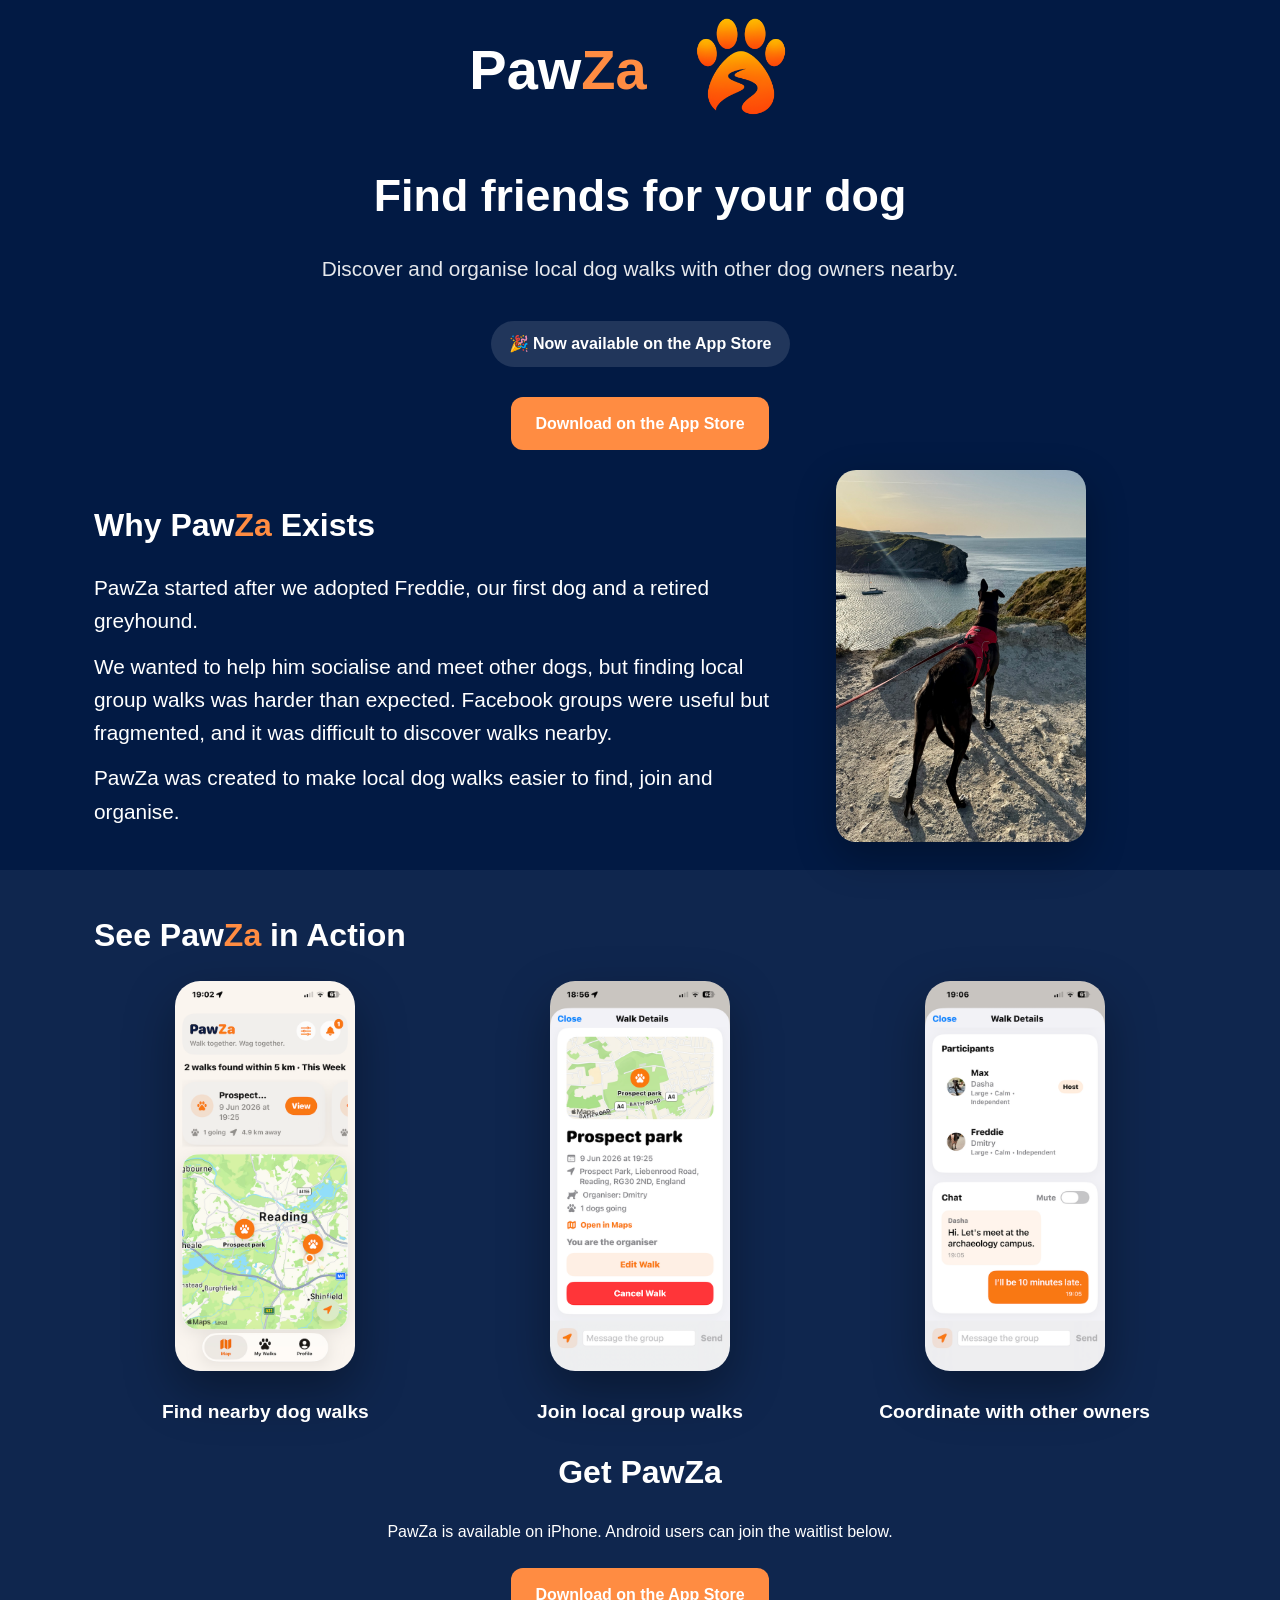
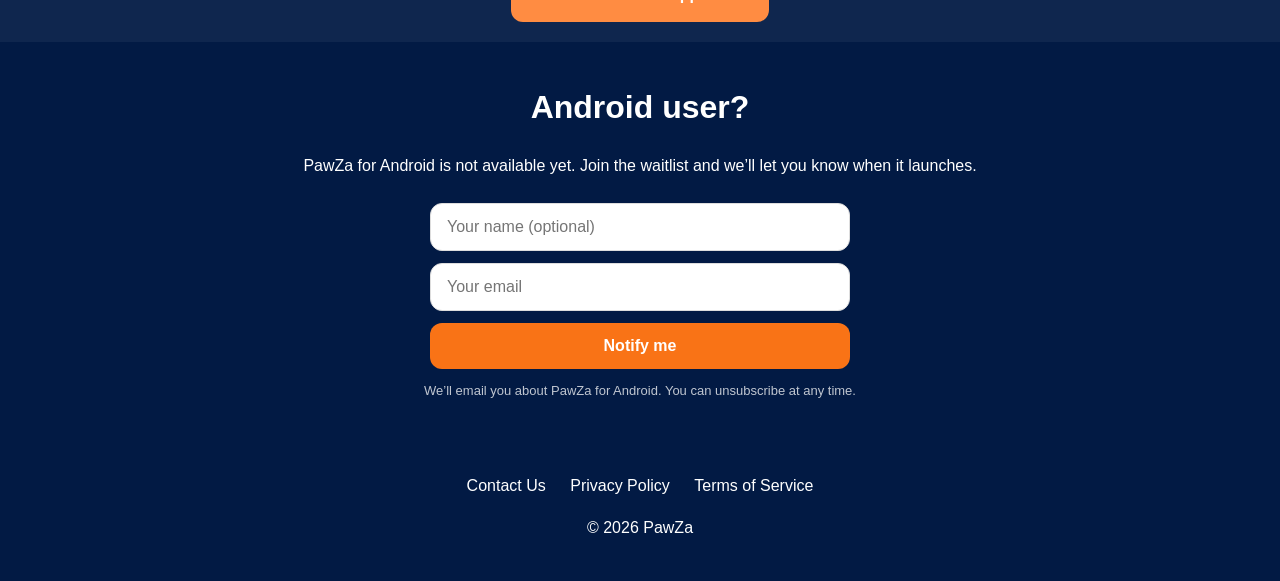
<file: index.html>
<!DOCTYPE html>
<html lang="en">
<head>
    <!-- Google tag (gtag.js) -->
    <script async src="https://www.googletagmanager.com/gtag/js?id=G-XMD0W73ZPT"></script>
    <script>
      window.dataLayer = window.dataLayer || [];
      function gtag(){dataLayer.push(arguments);}
      gtag('js', new Date());
      gtag('config', 'G-XMD0W73ZPT');
    </script>

    <script>
        document.addEventListener("DOMContentLoaded", function () {
            const userAgent = navigator.userAgent || navigator.vendor || window.opera;

            let platform = "desktop";

            const isIOS =
                /iPad|iPhone|iPod/.test(userAgent) ||
                (navigator.platform === "MacIntel" && navigator.maxTouchPoints > 1);

            const isAndroid = /android/i.test(userAgent);

            if (isAndroid) {
                platform = "android";
            } else if (isIOS) {
                platform = "ios";
            }

            document.body.classList.add("platform-" + platform);

            if (typeof gtag === "function") {
                gtag("event", "platform_visitor", {
                    platform: platform
                });
            }

            document.querySelectorAll(".app-store-button").forEach(function (button) {
                button.addEventListener("click", function () {
                    if (typeof gtag === "function") {
                        gtag("event", "app_store_click", {
                            platform: platform,
                            source: new URLSearchParams(window.location.search).get("utm_source"),
                            medium: new URLSearchParams(window.location.search).get("utm_medium"),
                            campaign: new URLSearchParams(window.location.search).get("utm_campaign")
                        });
                    }
                });
            });
        });
    </script>

    <meta charset="UTF-8">
    <meta name="viewport" content="width=device-width, initial-scale=1.0">
    <meta name="description"
              content="Find and organise local dog walks with other dog owners. PawZa is a free iPhone app that helps you discover, join and create group dog walks nearby.">
    <meta property="og:type" content="website">
    <meta property="og:title" content="PawZa - Find friends for your dog">
    <meta property="og:description"
    content="Discover, join and organise local dog walks with other dog owners nearby.">
    <meta property="og:url" content="https://pawza.uk/">
    <meta property="og:image" content="https://pawza.uk/assets/social-preview.png">
    <meta property="og:image:width" content="1200">
    <meta property="og:image:height" content="630">
    <meta name="twitter:card" content="summary_large_image">
    <meta name="twitter:title" content="PawZa - Find friends for your dog">
    <meta name="twitter:description"
              content="Discover, join and organise local dog walks nearby.">
    <meta name="twitter:image"
              content="https://pawza.uk/assets/social-preview.png">
    <title>PawZa - Find friends for your dog</title>
    <link rel="canonical" href="https://pawza.uk/">
    <link rel="stylesheet" href="styles.css">
</head>

<body>

    <header class="hero">
        <div class="container">
            <div class="hero-title">
                <h1 class="brand-name">Paw<span>Za</span></h1>

            <img src="assets/PZ logo trans.png"
                 alt="PawZa Logo"
                 class="logo-inline">
        </div>

        <h2>Find friends for your dog</h2>

        <p class="subtitle">
            Discover and organise local dog walks with other dog owners nearby.
        </p>

        <div class="launch-banner">
            🎉 Now available on the App Store
        </div>
        <br>
        <a class="app-store-button hero-download-button"
           href="https://apps.apple.com/gb/app/pawza/id6767504986"
           target="_blank"
           rel="noopener noreferrer">
            Download on the App Store
        </a>
    </div>

    </header>


<section id="story" class="section">
    <div class="container story-layout">
        <div class="story-text">
            <h2>Why Paw<span>Za</span> Exists</h2>

            <p>
                PawZa started after we adopted Freddie, our first dog and a retired greyhound.
            </p>

            <p>
                We wanted to help him socialise and meet other dogs, but finding local group walks was harder than expected.
                Facebook groups were useful but fragmented, and it was difficult to discover walks nearby.
            </p>

            <p>
                PawZa was created to make local dog walks easier to find, join and organise.
            </p>
        </div>

        <div class="story-image">
            <img src="assets/Freddie.jpeg" alt="Freddie the Greyhound">
        </div>
    </div>
</section>

<section class="section alt">
    <div class="container">
        <h2>See Paw<span>Za</span> in Action</h2>

        <div class="screenshots">
            <div class="screenshot-card">
                <img src="assets/screenshot-map.PNG" alt="PawZa map showing nearby dog walks">
                <h3>Find nearby dog walks</h3>
            </div>

            <div class="screenshot-card">
                <img src="assets/screenshot-walk.PNG" alt="PawZa walk details screen">
                <h3>Join local group walks</h3>
            </div>

            <div class="screenshot-card">
                <img src="assets/screenshot-chat.PNG" alt="PawZa walk chat screen">
                <h3>Coordinate with other owners</h3>
            </div>
        </div>

        <div class="container" style="text-align: center;">

            <div class="platform-section ios-only">
                <h2>Download PawZa on the App Store</h2>
                <p>PawZa is available for iPhone users in the UK.</p>
                <a class="app-store-button" href="https://apps.apple.com/gb/app/pawza/id6767504986">
                    Download on the App Store
                </a>
            </div>

            <div class="platform-section android-only">
                <h2>PawZa for Android is coming soon</h2>
                <p>
                    Join the Android waitlist below and we’ll let you know when it launches.
                </p>
            </div>

            <div class="platform-section desktop-only">
                <h2>Get PawZa</h2>
                <p>
                    PawZa is available on iPhone. Android users can join the waitlist below.
                </p>
                <a class="app-store-button" href="https://apps.apple.com/gb/app/pawza/id6767504986">
                    Download on the App Store
                </a>
            </div>

        </div>
    </div>
</section>

<section class="section platform-section android-only desktop-only" id="android-waitlist">
    <div class="container" style="text-align: center;">
        <h2>Android user?</h2>
        <p>
            PawZa for Android is not available yet. Join the waitlist and we’ll let you know when it launches.
        </p>

        <form id="androidWaitlistForm" class="waitlist-form">
            <input type="text" id="waitlistName" name="name" placeholder="Your name (optional)">
            <input type="email" id="waitlistEmail" name="email" placeholder="Your email" required>
            <button type="submit">Notify me</button>
        </form>

        <p class="small-text">
            We’ll email you about PawZa for Android. You can unsubscribe at any time.
        </p>

        <p id="waitlistMessage" class="waitlist-message"></p>
    </div>
</section>

<footer>
    <div class="container footer-links">
        <a href="mailto:hello@pawza.uk">Contact Us</a>
        <a href="privacy.html">Privacy Policy</a>
        <a href="terms.html">Terms of Service</a>
    </div>

    <p>© 2026 PawZa</p>
</footer>

<script>
const androidWaitlistForm = document.getElementById("androidWaitlistForm");

if (androidWaitlistForm) {
    androidWaitlistForm.addEventListener("submit", async function (event) {
        event.preventDefault();

        const message = document.getElementById("waitlistMessage");
        const name = document.getElementById("waitlistName").value.trim();
        const email = document.getElementById("waitlistEmail").value.trim();

        message.textContent = "Submitting...";

        const params = new URLSearchParams(window.location.search);

        try {
            const response = await fetch("https://europe-west1-freddie-57977.cloudfunctions.net/submitAndroidWaitlist", {
                method: "POST",
                headers: {
                    "Content-Type": "application/json"
                },
                body: JSON.stringify({
                    name: name || null,
                    email: email,
                    source: params.get("utm_source"),
                    medium: params.get("utm_medium"),
                    campaign: params.get("utm_campaign"),
                    page: window.location.href
                })
            });

            const result = await response.json();

            if (response.ok) {
                message.textContent = result.message || "Thanks — we’ll let you know when PawZa for Android is ready.";
                androidWaitlistForm.reset();

                if (typeof gtag === "function") {
                    gtag("event", "android_waitlist_signup", {
                        source: params.get("utm_source"),
                        medium: params.get("utm_medium"),
                        campaign: params.get("utm_campaign")
                    });
                }
            } else {
                message.textContent = result.message || "Something went wrong. Please try again.";
            }
        } catch (error) {
            message.textContent = "Something went wrong. Please try again.";
        }
    });
}
</script>

</body>
</html>
</file>
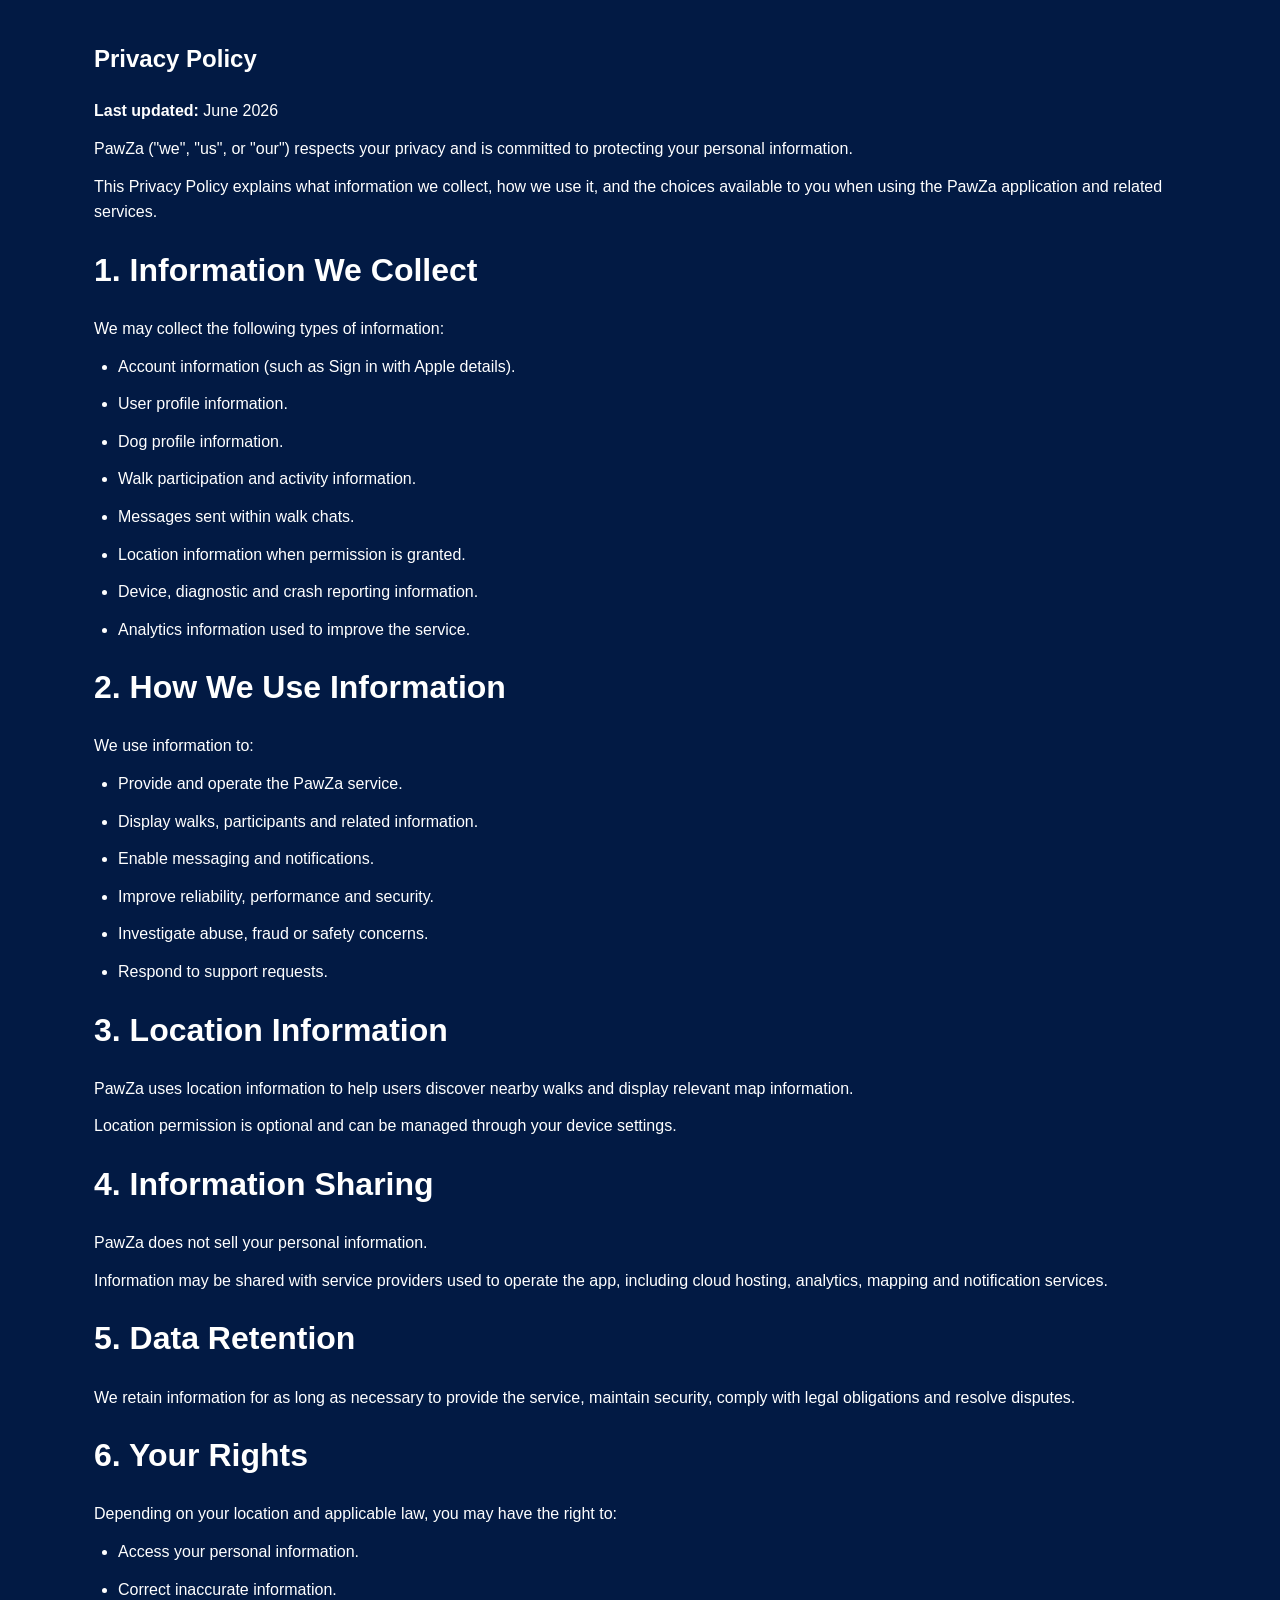
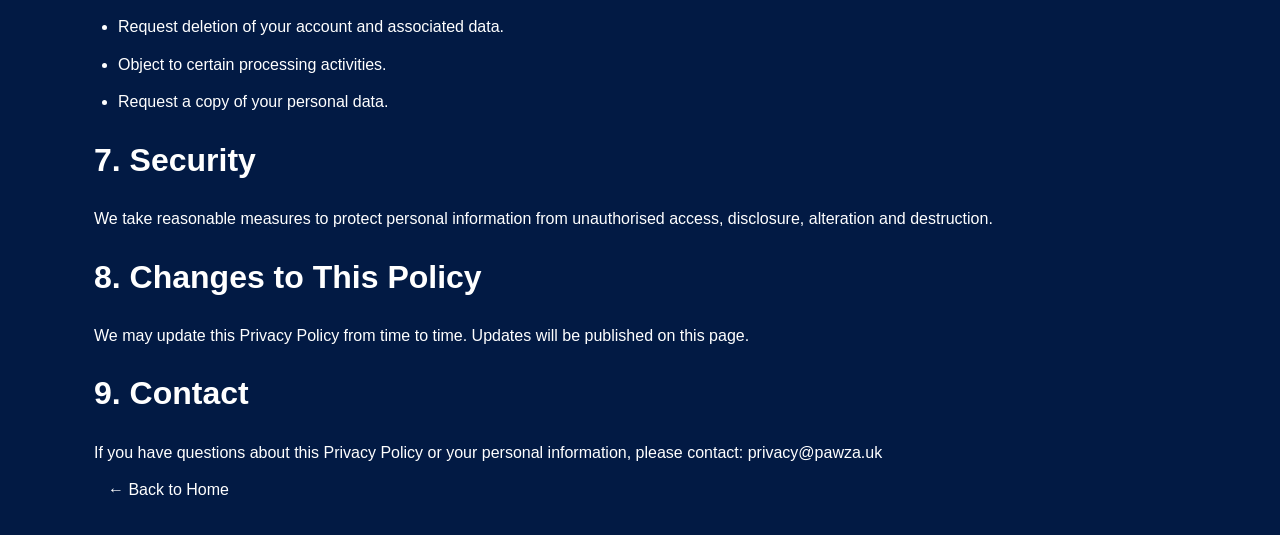
<file: privacy.html>
<!DOCTYPE html>
<html lang="en">
<head>
    <!-- Google tag (gtag.js) -->
    <script async src="https://www.googletagmanager.com/gtag/js?id=G-XMD0W73ZPT"></script>
    <script>
      window.dataLayer = window.dataLayer || [];
      function gtag(){dataLayer.push(arguments);}
      gtag('js', new Date());

      gtag('config', 'G-XMD0W73ZPT');
    </script>
    <script>
        // PawZa analytics: measure visitor platform demand
        document.addEventListener("DOMContentLoaded", function () {
            const userAgent = navigator.userAgent || navigator.vendor || window.opera;

            let platform = "desktop";

            if (/android/i.test(userAgent)) {
                platform = "android";
            } else if (/iPad|iPhone|iPod/.test(userAgent)) {
                platform = "ios";
            }

            gtag("event", "platform_visitor", {
                platform: platform
            });
        });
    </script>
    <meta charset="UTF-8">
    <meta name="viewport" content="width=device-width, initial-scale=1.0">
    <title>Privacy Policy - PawZa</title>
    <link rel="stylesheet" href="styles.css">
</head>
<body>

<section class="section">
    <div class="container">

        <h1>Privacy Policy</h1>

        <p><strong>Last updated:</strong> June 2026</p>

        <p>
            PawZa ("we", "us", or "our") respects your privacy and is committed to
            protecting your personal information.
        </p>

        <p>
            This Privacy Policy explains what information we collect, how we use it,
            and the choices available to you when using the PawZa application and related services.
        </p>

        <h2>1. Information We Collect</h2>

        <p>We may collect the following types of information:</p>

        <ul>
            <li>Account information (such as Sign in with Apple details).</li>
            <li>User profile information.</li>
            <li>Dog profile information.</li>
            <li>Walk participation and activity information.</li>
            <li>Messages sent within walk chats.</li>
            <li>Location information when permission is granted.</li>
            <li>Device, diagnostic and crash reporting information.</li>
            <li>Analytics information used to improve the service.</li>
        </ul>

        <h2>2. How We Use Information</h2>

        <p>We use information to:</p>

        <ul>
            <li>Provide and operate the PawZa service.</li>
            <li>Display walks, participants and related information.</li>
            <li>Enable messaging and notifications.</li>
            <li>Improve reliability, performance and security.</li>
            <li>Investigate abuse, fraud or safety concerns.</li>
            <li>Respond to support requests.</li>
        </ul>

        <h2>3. Location Information</h2>

        <p>
            PawZa uses location information to help users discover nearby walks and
            display relevant map information.
        </p>

        <p>
            Location permission is optional and can be managed through your device settings.
        </p>

        <h2>4. Information Sharing</h2>

        <p>
            PawZa does not sell your personal information.
        </p>

        <p>
            Information may be shared with service providers used to operate the app,
            including cloud hosting, analytics, mapping and notification services.
        </p>

        <h2>5. Data Retention</h2>

        <p>
            We retain information for as long as necessary to provide the service,
            maintain security, comply with legal obligations and resolve disputes.
        </p>

        <h2>6. Your Rights</h2>

        <p>
            Depending on your location and applicable law, you may have the right to:
        </p>

        <ul>
            <li>Access your personal information.</li>
            <li>Correct inaccurate information.</li>
            <li>Request deletion of your account and associated data.</li>
            <li>Object to certain processing activities.</li>
            <li>Request a copy of your personal data.</li>
        </ul>

        <h2>7. Security</h2>

        <p>
            We take reasonable measures to protect personal information from
            unauthorised access, disclosure, alteration and destruction.
        </p>

        <h2>8. Changes to This Policy</h2>

        <p>
            We may update this Privacy Policy from time to time.
            Updates will be published on this page.
        </p>

        <h2>9. Contact</h2>

        <p class="contact-email">
            If you have questions about this Privacy Policy or your personal information,
            please contact: <a href="mailto:privacy@pawza.uk">privacy@pawza.uk</a>

        <br>

        <p class="container footer-links">
            <a href="index.html">← Back to Home</a>
        </p>

    </div>
</section>

</body>
</html>
</file>
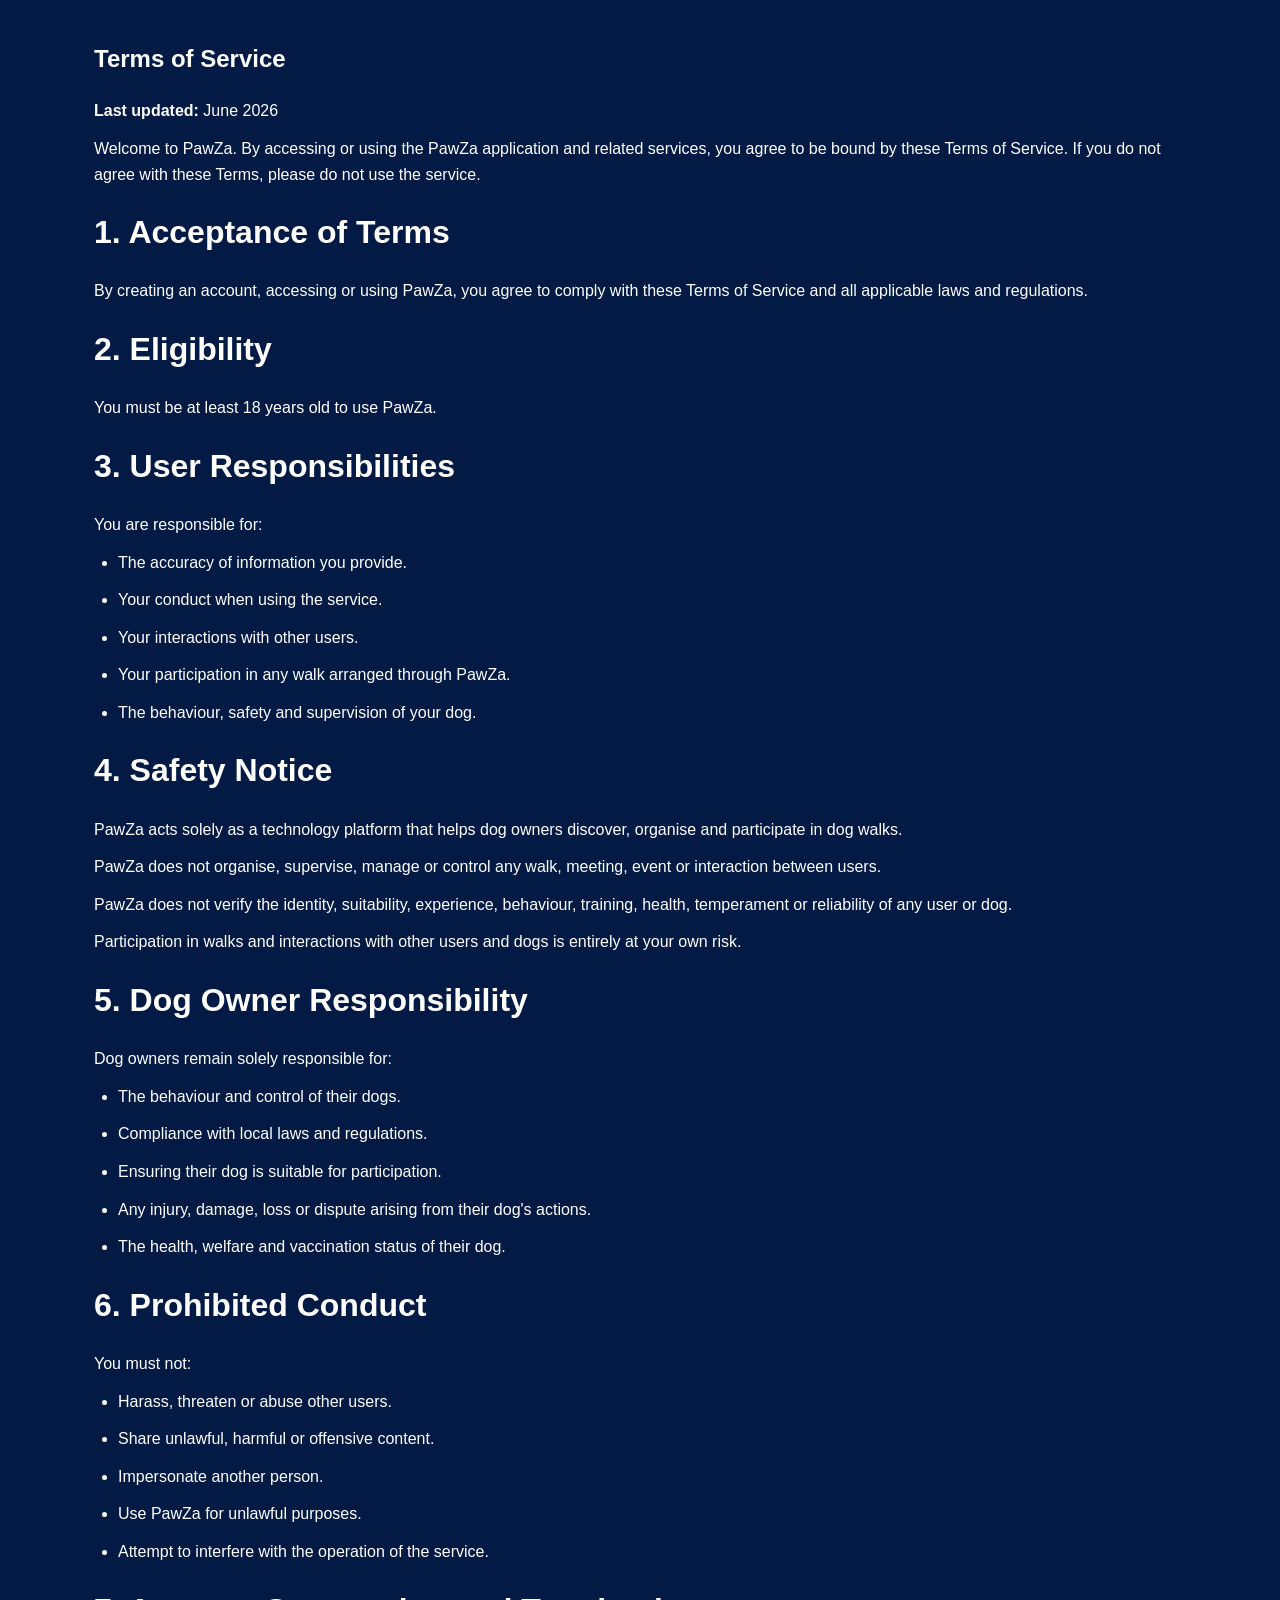
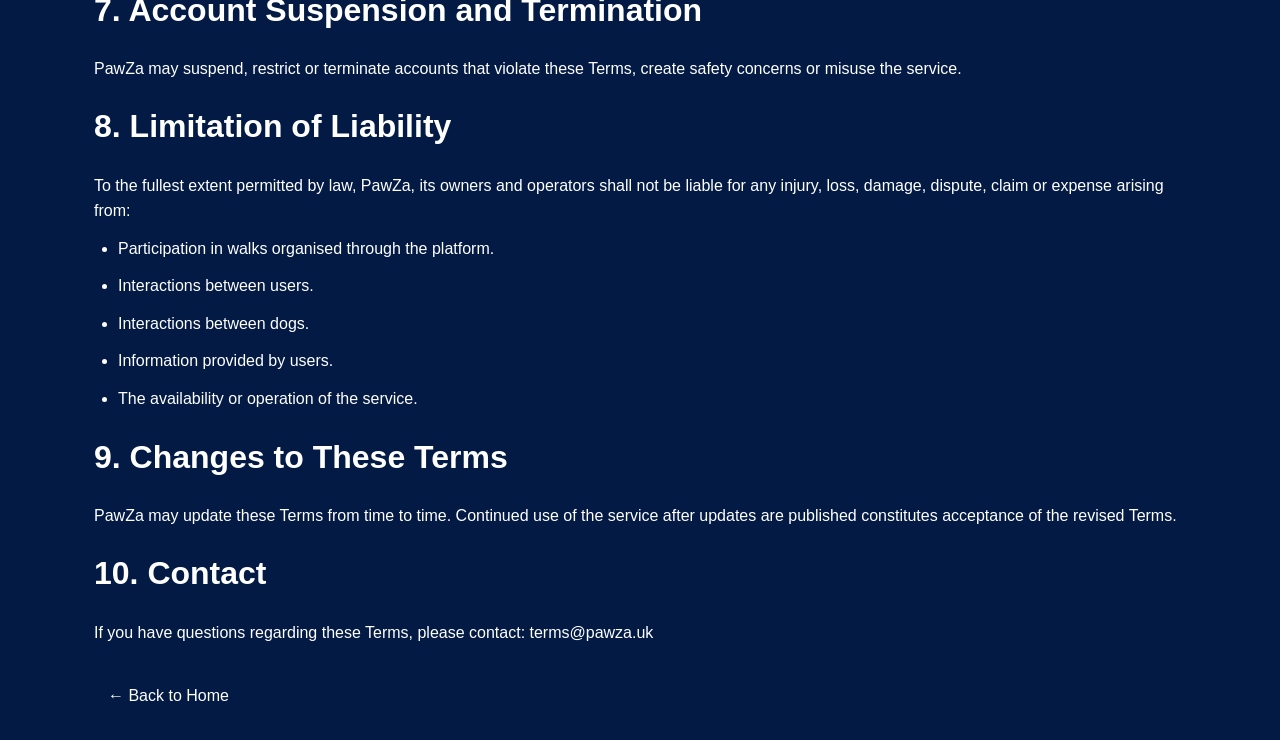
<file: terms.html>
<!DOCTYPE html>
<html lang="en">
<head>
    <!-- Google tag (gtag.js) -->
    <script async src="https://www.googletagmanager.com/gtag/js?id=G-XMD0W73ZPT"></script>
    <script>
      window.dataLayer = window.dataLayer || [];
      function gtag(){dataLayer.push(arguments);}
      gtag('js', new Date());

      gtag('config', 'G-XMD0W73ZPT');
    </script>
    <script>
        // PawZa analytics: measure visitor platform demand
        document.addEventListener("DOMContentLoaded", function () {
            const userAgent = navigator.userAgent || navigator.vendor || window.opera;

            let platform = "desktop";

            if (/android/i.test(userAgent)) {
                platform = "android";
            } else if (/iPad|iPhone|iPod/.test(userAgent)) {
                platform = "ios";
            }

            gtag("event", "platform_visitor", {
                platform: platform
            });
        });
    </script>
    <meta charset="UTF-8">
    <meta name="viewport" content="width=device-width, initial-scale=1.0">
    <title>Terms of Service - PawZa</title>
    <link rel="stylesheet" href="styles.css">
</head>
<body>

<section class="section">
    <div class="container">

        <h1>Terms of Service</h1>

        <p><strong>Last updated:</strong> June 2026</p>

        <p>
            Welcome to PawZa. By accessing or using the PawZa application and related services,
            you agree to be bound by these Terms of Service. If you do not agree with these Terms,
            please do not use the service.
        </p>

        <h2>1. Acceptance of Terms</h2>

        <p>
            By creating an account, accessing or using PawZa, you agree to comply with these
            Terms of Service and all applicable laws and regulations.
        </p>

        <h2>2. Eligibility</h2>

        <p>
            You must be at least 18 years old to use PawZa.
        </p>

        <h2>3. User Responsibilities</h2>

        <p>You are responsible for:</p>

        <ul>
            <li>The accuracy of information you provide.</li>
            <li>Your conduct when using the service.</li>
            <li>Your interactions with other users.</li>
            <li>Your participation in any walk arranged through PawZa.</li>
            <li>The behaviour, safety and supervision of your dog.</li>
        </ul>

        <h2>4. Safety Notice</h2>

        <p>
            PawZa acts solely as a technology platform that helps dog owners discover,
            organise and participate in dog walks.
        </p>

        <p>
            PawZa does not organise, supervise, manage or control any walk, meeting,
            event or interaction between users.
        </p>

        <p>
            PawZa does not verify the identity, suitability, experience, behaviour,
            training, health, temperament or reliability of any user or dog.
        </p>

        <p>
            Participation in walks and interactions with other users and dogs is entirely
            at your own risk.
        </p>

        <h2>5. Dog Owner Responsibility</h2>

        <p>Dog owners remain solely responsible for:</p>

        <ul>
            <li>The behaviour and control of their dogs.</li>
            <li>Compliance with local laws and regulations.</li>
            <li>Ensuring their dog is suitable for participation.</li>
            <li>Any injury, damage, loss or dispute arising from their dog's actions.</li>
            <li>The health, welfare and vaccination status of their dog.</li>
        </ul>

        <h2>6. Prohibited Conduct</h2>

        <p>You must not:</p>

        <ul>
            <li>Harass, threaten or abuse other users.</li>
            <li>Share unlawful, harmful or offensive content.</li>
            <li>Impersonate another person.</li>
            <li>Use PawZa for unlawful purposes.</li>
            <li>Attempt to interfere with the operation of the service.</li>
        </ul>

        <h2>7. Account Suspension and Termination</h2>

        <p>
            PawZa may suspend, restrict or terminate accounts that violate these Terms,
            create safety concerns or misuse the service.
        </p>

        <h2>8. Limitation of Liability</h2>

        <p>
            To the fullest extent permitted by law, PawZa, its owners and operators shall
            not be liable for any injury, loss, damage, dispute, claim or expense arising
            from:
        </p>

        <ul>
            <li>Participation in walks organised through the platform.</li>
            <li>Interactions between users.</li>
            <li>Interactions between dogs.</li>
            <li>Information provided by users.</li>
            <li>The availability or operation of the service.</li>
        </ul>

        <h2>9. Changes to These Terms</h2>

        <p>
            PawZa may update these Terms from time to time. Continued use of the service
            after updates are published constitutes acceptance of the revised Terms.
        </p>

        <h2>10. Contact</h2>

        <p class="contact-email">
            If you have questions regarding these Terms, please contact: <a href="mailto:terms@pawza.uk">terms@pawza.uk</a>
        </p>

        <br>

        <p class="container footer-links">
            <a href="index.html">← Back to Home</a>
        </p>

    </div>
</section>

</body>
</html>
</file>
<file: styles.css>
:root {
    --navy: #021A44;
    --orange: #ff8c42;
    --white: #ffffff;
    --light: #f4f6f8;
}

* {
    margin: 0;
    padding: 0;
    box-sizing: border-box;
}

body {
    font-family: -apple-system, BlinkMacSystemFont, sans-serif;
    background: var(--navy);
    color: var(--white);
    line-height: 1.6;
}

.container {
    max-width: 1100px;
    margin: 0 auto;
    padding: 0 4px;
}

.container span {
    color: var(--orange);
}

.hero {
    text-align: center;
    padding: 0px 0px;
}

.hero h1 {
    font-size: 3.5rem;
    margin-bottom: 5px;
}

.hero h2 {
    font-size: 2.8rem;
}

.subtitle {
    font-size: 1.3rem;
    opacity: 0.9;
    max-width: 1100px;
    margin: 0 auto 0px;
}

.hero-buttons {
    display: flex;
    gap: 16px;
    justify-content: center;
    flex-wrap: wrap;
}

.button {
    padding: 14px 24px;
    border-radius: 12px;
    text-decoration: none;
    font-weight: 600;
}

.primary {
    background: var(--orange);
    color: white;
}

.secondary {
    border: 2px solid white;
    color: white;
}

.section {
    padding: 20px 20px;
}

.alt {
    background: rgba(255,255,255,0.05);
}

.alt span {
    color: var(--orange);
}

.section h2 {
    margin-bottom: 24px;
    font-size: 2rem;
}

.cards {
    display: grid;
    grid-template-columns: repeat(auto-fit,minmax(250px,1fr));
    gap: 20px;
}

.card {
    background: white;
    color: #021A44;
    padding: 24px;
    border-radius: 16px;
    font-weight: 600;
}

.steps {
    margin-left: 24px;
}

footer {
    text-align: center;
    padding: 40px 20px;
}

.footer-links {
    margin-bottom: 16px;
}

.footer-links a {
    color: white;
    margin: 0 10px;
    text-decoration: none;
}

.footer-links a:hover {
    color: var(--orange);
}

.logo {
    width: 10px;
    height: 10px;
    margin-bottom: 30px;
}

.story-layout {
    display: grid;
    grid-template-columns: 1fr 350px;
    gap: 60px;
    align-items: center;
}

.story-image img {
    width: 250px;
    height: auto;
    border-radius: 20px;
    box-shadow: 0 15px 40px rgba(0,0,0,0.3);
    align-items: right;
}

.story-text p {
    margin-bottom: 20px;
    font-size: 1.3rem;
}

.story-text span {
    color: var(--orange);
}

.hero-title {
    display: flex;
    justify-content: center;
    align-items: center;
    gap: 24px;
    margin-bottom: 0px;
}

.logo-inline {
    width: 140px;
    height: auto;
}

.hero-title h1 {
    margin: 0;
}

.brand-name {
    margin: 0;
    font-size: 5rem;
    font-weight: 800;
}

.brand-name span {
    color: var(--orange);
}

.screenshots {
    display: grid;
    grid-template-columns: repeat(3, 1fr);
    gap: 32px;
    align-items: start;
}

.screenshot-card {
    text-align: center;
}

.screenshot-card img {
    width: 180px;
    max-width: 280px;
    border-radius: 25px;
    box-shadow: 0 20px 50px rgba(0,0,0,0.35);
}

.screenshot-card h3 {
    margin-top: 18px;
    font-size: 1.2rem;
}

.contact-email a {
    color: white;
    text-decoration: none;
}

.contact-email a:hover {
    color: var(--orange);
}

.container h1,
.container h2 {
    margin-top: 20px;
    margin-bottom: 20px;
}

.container p,
.container li {
    margin-bottom: 12px;
}

.container ul {
    margin-left: 24px;
    margin-bottom: 20px;
}

.waitlist-form {
    display: flex;
    flex-direction: column;
    gap: 12px;
    max-width: 420px;
    margin: 24px auto 12px;
}

.waitlist-form input {
    padding: 14px 16px;
    border: 1px solid #ddd;
    border-radius: 12px;
    font-size: 16px;
}

.waitlist-form button {
    padding: 14px 18px;
    border: none;
    border-radius: 12px;
    background: #f97316;
    color: white;
    font-size: 16px;
    font-weight: 700;
    cursor: pointer;
}

.small-text {
    font-size: 13px;
    opacity: 0.75;
}

.waitlist-message {
    margin-top: 12px;
    font-weight: 600;
}

.ios-only,
.android-only,
.desktop-only {
  display: none;
}

.platform-ios .ios-only {
  display: block;
}

.platform-android .android-only {
  display: block;
}

.platform-desktop .desktop-only {
  display: block;
}

.app-store-button {
    display: inline-block;
    margin-top: 12px;
    padding: 14px 24px;
    border-radius: 12px;
    background: var(--orange);
    color: white;
    text-decoration: none;
    font-weight: 700;
}

.secondary-note {
    margin-top: 18px;
    font-size: 0.95rem;
    opacity: 0.8;
}

.launch-banner {
display: inline-block;
margin: 24px 0 12px;
padding: 10px 18px;
border-radius: 999px;
background: rgba(255,255,255,0.12);
font-weight: 700;
font-size: 1rem;
}


.hero-download-button {
    background: var(--orange);
    color: var(--white);
    margin-top: 18px;
}

.hero-download-button:hover,
.app-store-button:hover {
    opacity: 0.9;
}

@media (max-width: 768px) {
    .container {
        padding: 0 24px;
    }

    .hero {
        padding: 32px 0 48px;
    }

    .hero-title {
        flex-direction: row;
        gap: 16px;
        justify-content: center;
        align-items: center;
        flex-wrap: nowrap;
        margin-bottom: 32px;
    }

    .brand-name {
        font-size: 2.7rem;
        white-space: nowrap;
    }

    .logo-inline {
        width: 82px;
    }

    .hero > .container > h1 {
        font-size: 2.9rem;
        line-height: 1.08;
        margin: 0 0 20px;
    }

    .subtitle {
        font-size: 1.25rem;
        line-height: 1.4;
        max-width: 360px;
    }

    .section {
        padding: 48px 0;
    }

    .story-layout {
        grid-template-columns: 1fr;
        gap: 28px;
    }

    .story-text h2,
    .section h2 {
        font-size: 2.2rem;
        line-height: 1.12;
    }

    .story-text p {
        font-size: 1.1rem;
        line-height: 1.55;
    }

    .story-image {
        text-align: center;
    }

    .story-image img {
        width: 100%;
        max-width: 320px;
    }

    .screenshots {
        grid-template-columns: 1fr;
        gap: 42px;
    }

    .screenshot-card img {
        width: 100%;
        max-width: 260px;
    }

    footer {
        padding: 32px 20px;
    }

    .footer-links {
        display: flex;
        flex-direction: column;
        gap: 12px;
    }
}
</file>
